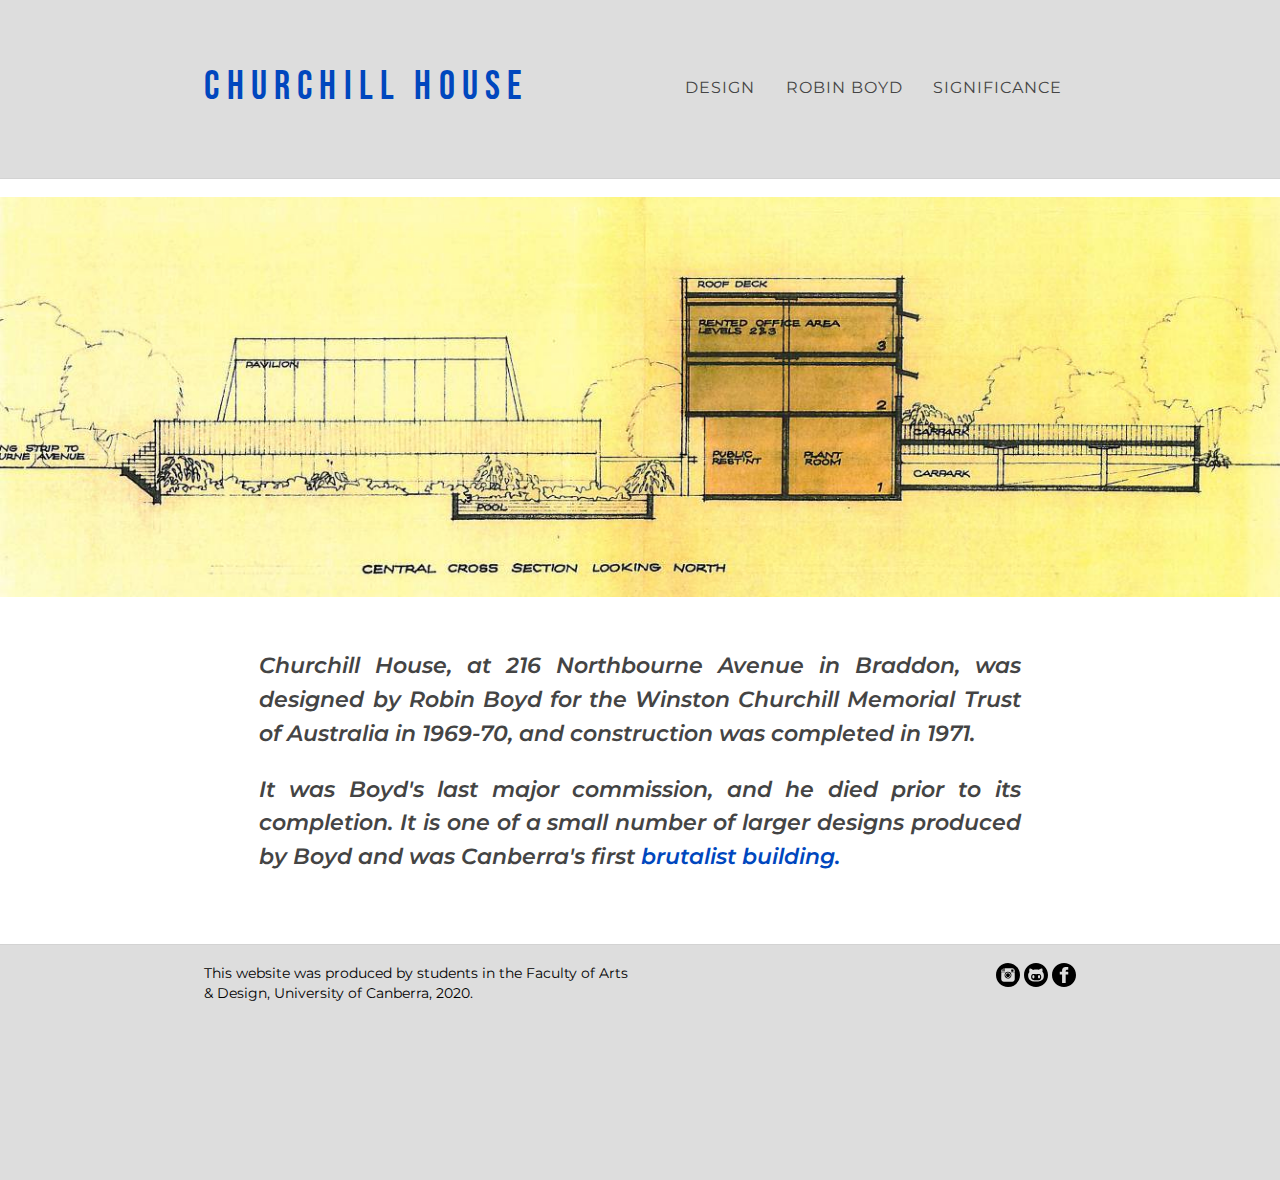
<file: index.html>
<!DOCTYPE html>
<html lang="en">

<head>
    <title>Churchill House</title>
    <meta charset="utf-8">
    <link rel="stylesheet" href="assets/css/style.css">
</head>

<body class="home">
    <header>
        <div class="wrapper">
            <h1><a href="index.html">Churchill House</a></h1>

            <nav>
                <ul>
                    <li><a href="church.html">Design</a></li>
                    <li><a href="boyd.html">Robin Boyd</a></li>
                    <li><a href="about.html">significance</a></li>
                </ul>
            </nav>
        </div>
    </header>

    <div class="hero-container">
        <div class="hero">
            <!--    HERO IMAGE IN .CSS-->
        </div>
    </div>

    <div class="wrapper">
        <main>
            <div class="text-container">
                <blockquote class="blockquote">
                    <p class="blockquote__text">
                        Churchill House, at 216 Northbourne Avenue in Braddon, was designed by Robin Boyd for the Winston Churchill Memorial Trust of Australia in 1969-70, and construction was completed in 1971. </p>
                    <p class="blockquote__text">It was Boyd's last major commission, and he died prior to its completion. It is one of a small number of larger designs produced by Boyd and was Canberra's first <a href="https://www.architectureanddesign.com.au/features/list/a-look-at-brutalist-architecture">brutalist building.</a>
                    </p>
                </blockquote>
            </div>
        </main>
    </div>

    <footer>

        <div class="wrapper">
            <div class="col">
                <p>This website was produced by students in the Faculty of Arts &amp; Design, University of Canberra, 2020.</p>
            </div>
            <div class="col">
                <div class="social">
                    <ul>
                        <li><a href="https://www.instagram.com/uc_artsdesign/?hl=en"><img src="assets/images/instagram.svg" alt="instagram icon - https://markhawkinsdesigns.com/"></a></li>
                        <li><a href="https://github.com/U3206731/U3206731_D_Licastro"><img src="assets/images/github.svg" alt="github icon - https://markhawkinsdesigns.com/"></a></li>
                        <li><a href="https://www.facebook.com/robinboydfoundation/"><img src="assets/images/facebook.svg" alt="facebook icon - https://markhawkinsdesigns.com/"></a></li>
                    </ul>
                </div>
            </div>

        </div>



    </footer>

</body>

</html>
</file>
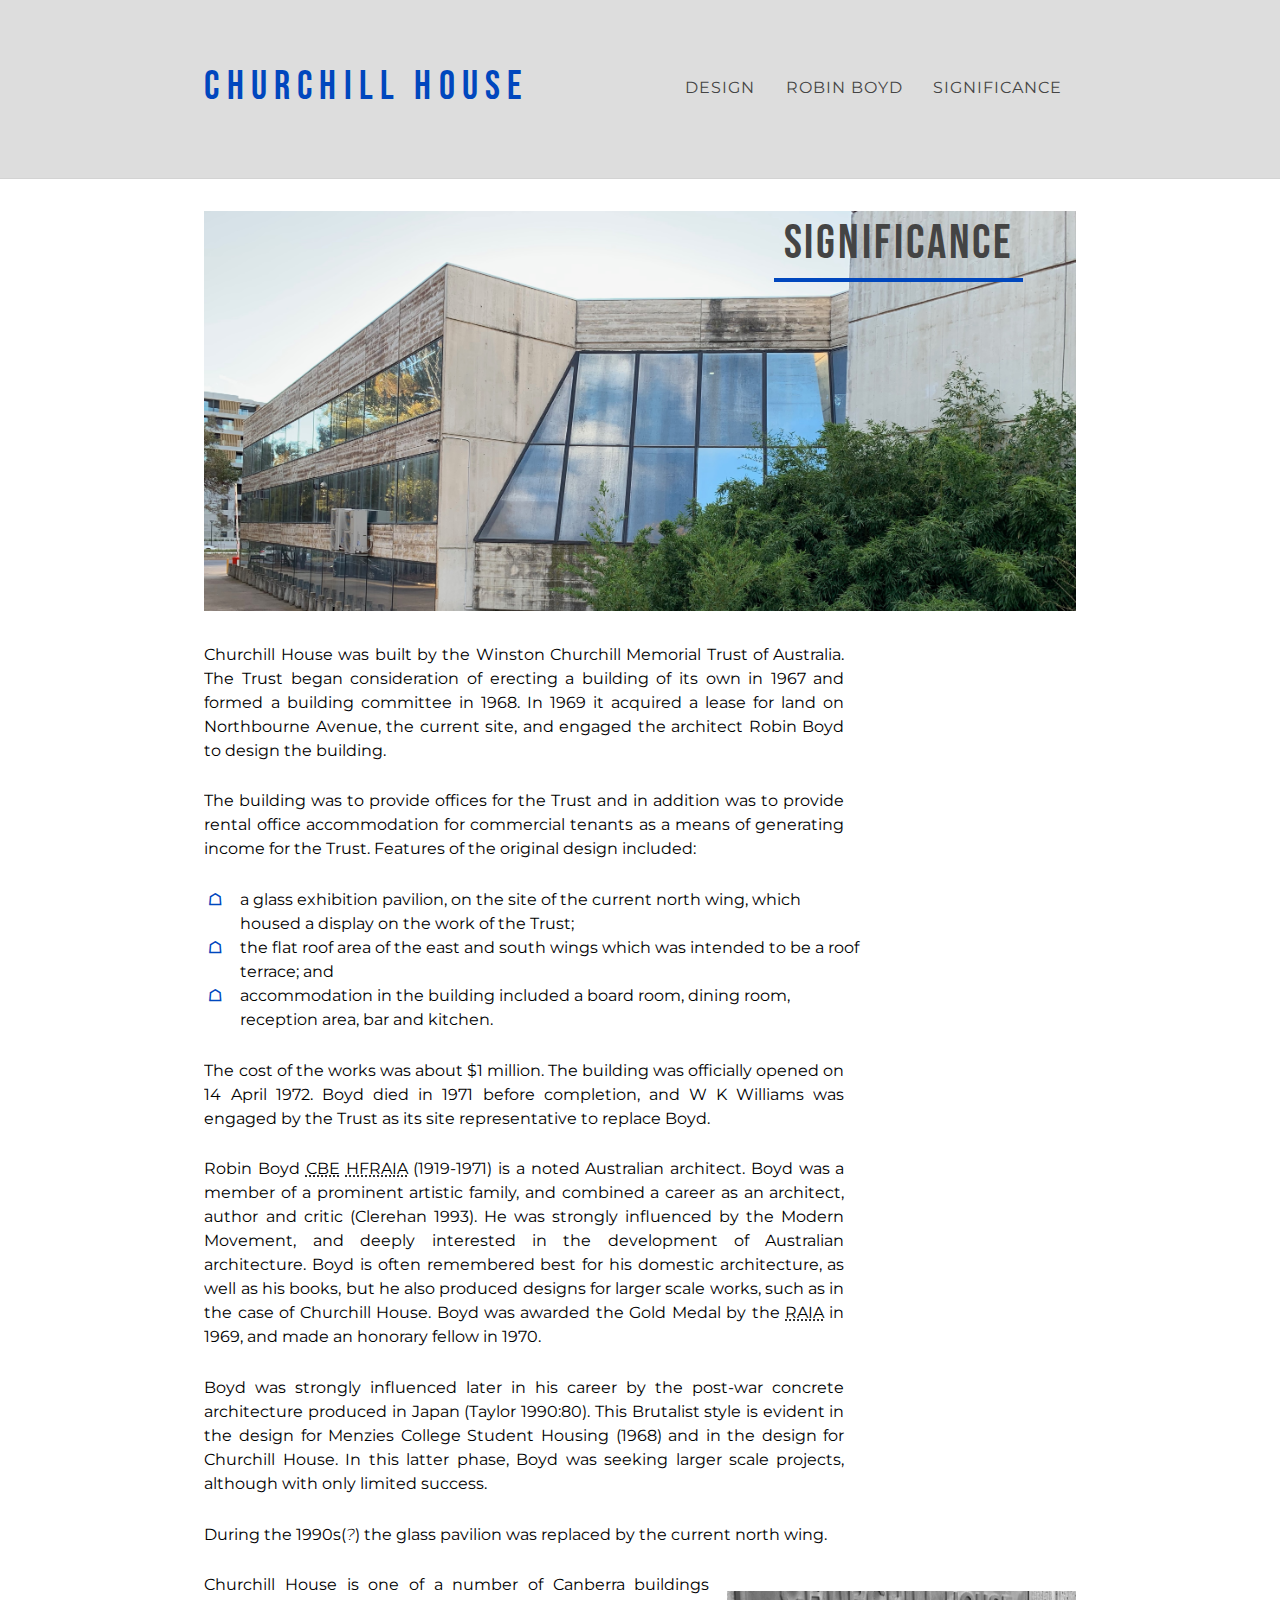
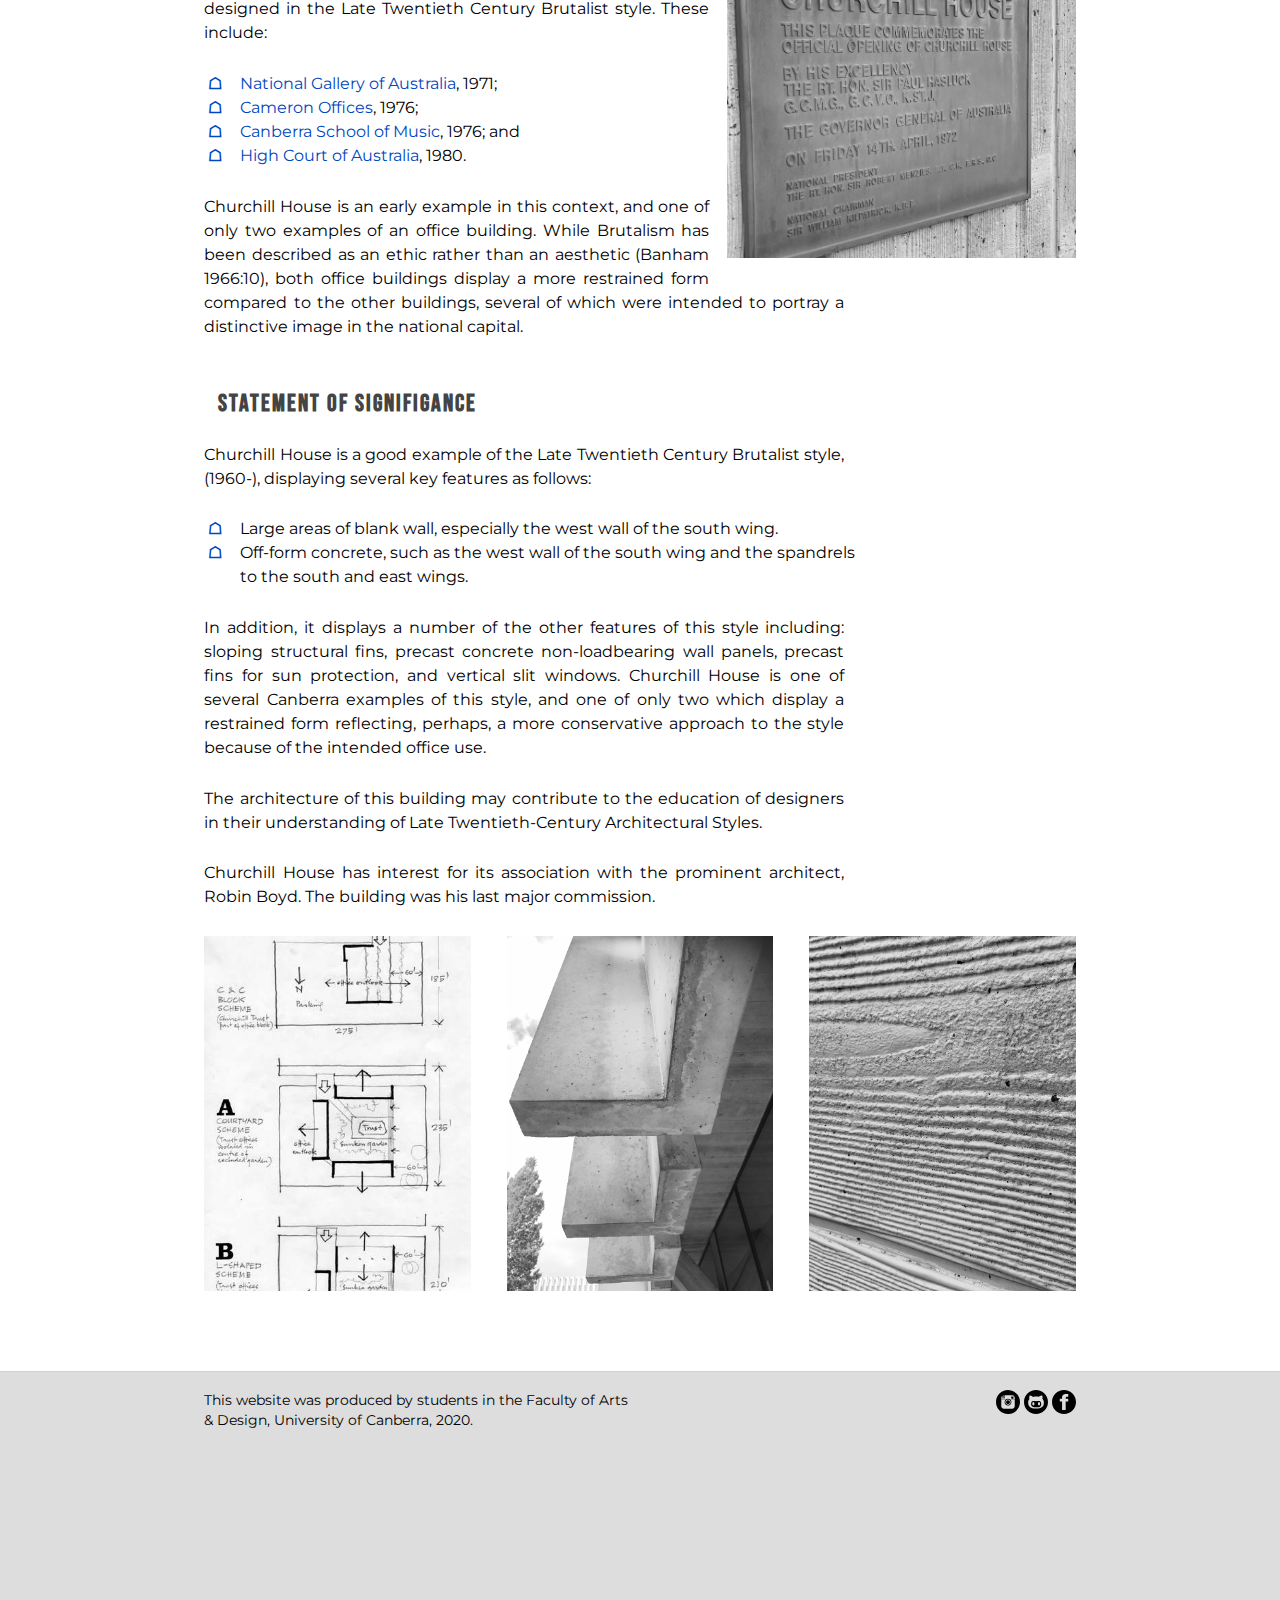
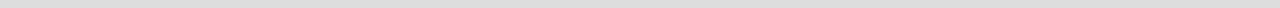
<file: about.html>
<!DOCTYPE html>
<html lang="en">

<head>
    <title>Churchill House</title>
    <meta charset="utf-8">
    <link rel="stylesheet" href="assets/css/style.css">
</head>

<body>
    <header>
        <div class="wrapper">
            <h1><a href="index.html">Churchill House</a></h1>

            <nav>
                <ul>
                    <li><a href="church.html">Design</a></li>
                    <li><a href="boyd.html">Robin Boyd</a></li>
                    <li><a href="about.html">significance</a></li>
                </ul>
            </nav>
        </div>
    </header>

    <div class="wrapper">
        <main>
            <div class="ap1 main-image" title="A photo looking at the windows and exterior walls of the southern side of the building looking toward Northbourne avenue.">
                <h2>Significance</h2>
                <!--   ap1 IMAGE IN .CSS .46-->
            </div>

            <p>Churchill House was built by the Winston Churchill Memorial Trust of Australia. The Trust began consideration of erecting a building of its own in 1967 and formed a building committee in 1968. In 1969 it acquired a lease for land on Northbourne Avenue, the current site, and engaged the architect Robin Boyd to design the building.</p>

            <p>The building was to provide offices for the Trust and in addition was to provide rental office accommodation for commercial tenants as a means of generating income for the Trust. Features of the original design included:</p>

            <ul>
                <li>a glass exhibition pavilion, on the site of the current north wing, which housed a display on the work of the Trust;</li>
                <li>the flat roof area of the east and south wings which was intended to be a roof terrace; and</li>
                <li>accommodation in the building included a board room, dining room, reception area, bar and kitchen.</li>
            </ul>

            <p>The cost of the works was about $1 million. The building was officially opened on 14 April 1972. Boyd died in 1971 before completion, and W K Williams was engaged by the Trust as its site representative to replace Boyd.</p>

            <p>Robin Boyd <abbr title="Commander of the Most Excellent Order of the British Empire">CBE</abbr> <abbr title="Honorary Fellow Royal Australian Institute of Architects">HFRAIA</abbr> (1919-1971) is a noted Australian architect. Boyd was a member of a prominent artistic family, and combined a career as an architect, author and critic (Clerehan 1993). He was strongly influenced by the Modern Movement, and deeply interested in the development of Australian architecture. Boyd is often remembered best for his domestic architecture, as well as his books, but he also produced designs for larger scale works, such as in the case of Churchill House. Boyd was awarded the Gold Medal by the <abbr title="Royal Australian Institute of Architects">RAIA</abbr> in 1969, and made an honorary fellow in 1970.</p>

            <p>Boyd was strongly influenced later in his career by the post-war concrete architecture produced in Japan (Taylor 1990:80). This Brutalist style is evident in the design for Menzies College Student Housing (1968) and in the design for Churchill House. In this latter phase, Boyd was seeking larger scale projects, although with only limited success.</p>

            <p>During the 1990s(<q>?</q>) the glass pavilion was replaced by the current north wing.</p>
            <div class="ap2 right-image grey" title="A photograph of the plaque attached to the building which commemorates the official opening of Churchill House on Friday 14th, April 1972.">
                <!--   ap2 IMAGE IN .CSS .38-->
            </div>
            <p>Churchill House is one of a number of Canberra buildings designed in the Late Twentieth Century Brutalist style. These include:</p>


            <ul>
                <li><a href="https://docomomoaustralia.com.au/dcmm/national-gallery-high-court-australia-precinct-1972-1982-act/">National Gallery of Australia</a>, 1971;</li>
                <li><a href="https://docomomoaustralia.com.au/dcmm/cameron-offices-1968-1977-canberra-act/">Cameron Offices</a>, 1976;</li>
                <li><a href="https://www.djas.com.au/projects/anu-canberra-school-of-music/">Canberra School of Music</a>, 1976; and</li>
                <li><a href="https://docomomoaustralia.com.au/dcmm/national-gallery-high-court-australia-precinct-1972-1982-act/">High Court of Australia</a>, 1980.</li>
            </ul>

            <p>Churchill House is an early example in this context, and one of only two examples of an office building. While Brutalism has been described as an ethic rather than an aesthetic (Banham 1966:10), both office buildings display a more restrained form compared to the other buildings, several of which were intended to portray a distinctive image in the national capital.</p>



            <h3>Statement of Signifigance</h3>

            <p>Churchill House is a good example of the Late Twentieth Century Brutalist style, (1960-), displaying several key features as follows:</p>


            <ul>
                <li>Large areas of blank wall, especially the west wall of the south wing.</li>
                <li>Off-form concrete, such as the west wall of the south wing and the spandrels to the south and east wings.</li>
            </ul>

            <p>In addition, it displays a number of the other features of this style including: sloping structural fins, precast concrete non-loadbearing wall panels, precast fins for sun protection, and vertical slit windows. Churchill House is one of several Canberra examples of this style, and one of only two which display a restrained form reflecting, perhaps, a more conservative approach to the style because of the intended office use.</p>

            <p>The architecture of this building may contribute to the education of designers in their understanding of Late Twentieth-Century Architectural Styles.</p>

            <p>Churchill House has interest for its association with the prominent architect, Robin Boyd. The building was his last major commission.</p>
        </main>

        <div class="ap3 image-col grey" title="Sketches in which the architect is showing outlooks for specific areas of the building.">
            <!--   ap3 IMAGE IN .CSS .3-->
        </div>
        <div class="ap4 image-col grey" title="Detailed photograph of the base of the elevated concrete facades which line the building.">
            <!--   ap4 IMAGE IN .CSS .23-->
        </div>
        <div class="ap5 image-col grey" title="Detailed photograph of the texture concrete panelling found on the exterior walls.">
            <!--   ap5 IMAGE IN .CSS .41-->

        </div>

    </div>



    <footer>

        <div class="wrapper">
            <div class="col">
                <p>This website was produced by students in the Faculty of Arts &amp; Design, University of Canberra, 2020.</p>
            </div>
            <div class="col">
                <div class="social">
                    <ul>
                        <li><a href="https://www.instagram.com/uc_artsdesign/?hl=en"><img src="assets/images/instagram.svg" alt="instagram icon - https://markhawkinsdesigns.com/"></a></li>
                        <li><a href="https://github.com/U3206731/U3206731_D_Licastro"><img src="assets/images/github.svg" alt="github icon - https://markhawkinsdesigns.com/"></a></li>
                        <li><a href="https://www.facebook.com/robinboydfoundation/"><img src="assets/images/facebook.svg" alt="facebook icon - https://markhawkinsdesigns.com/"></a></li>
                    </ul>
                </div>
            </div>

        </div>



    </footer>

</body>

</html>
</file>
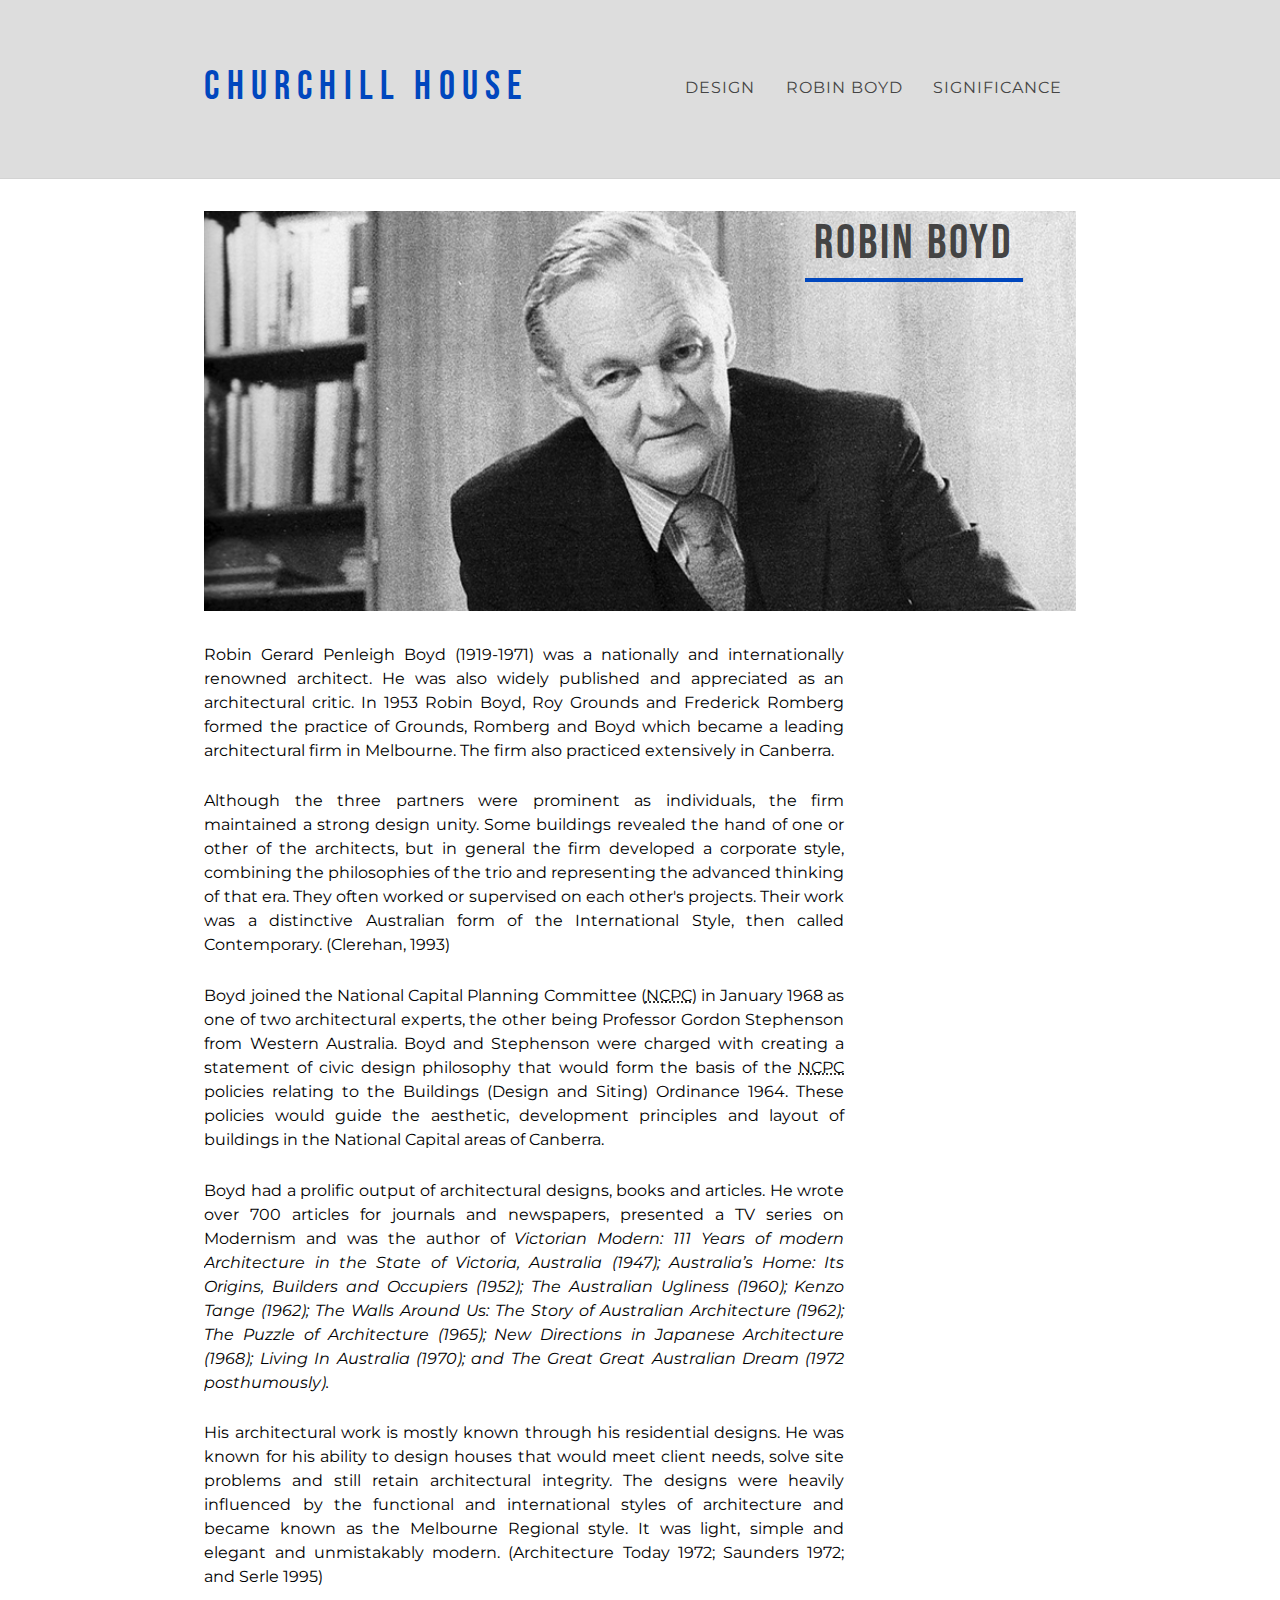
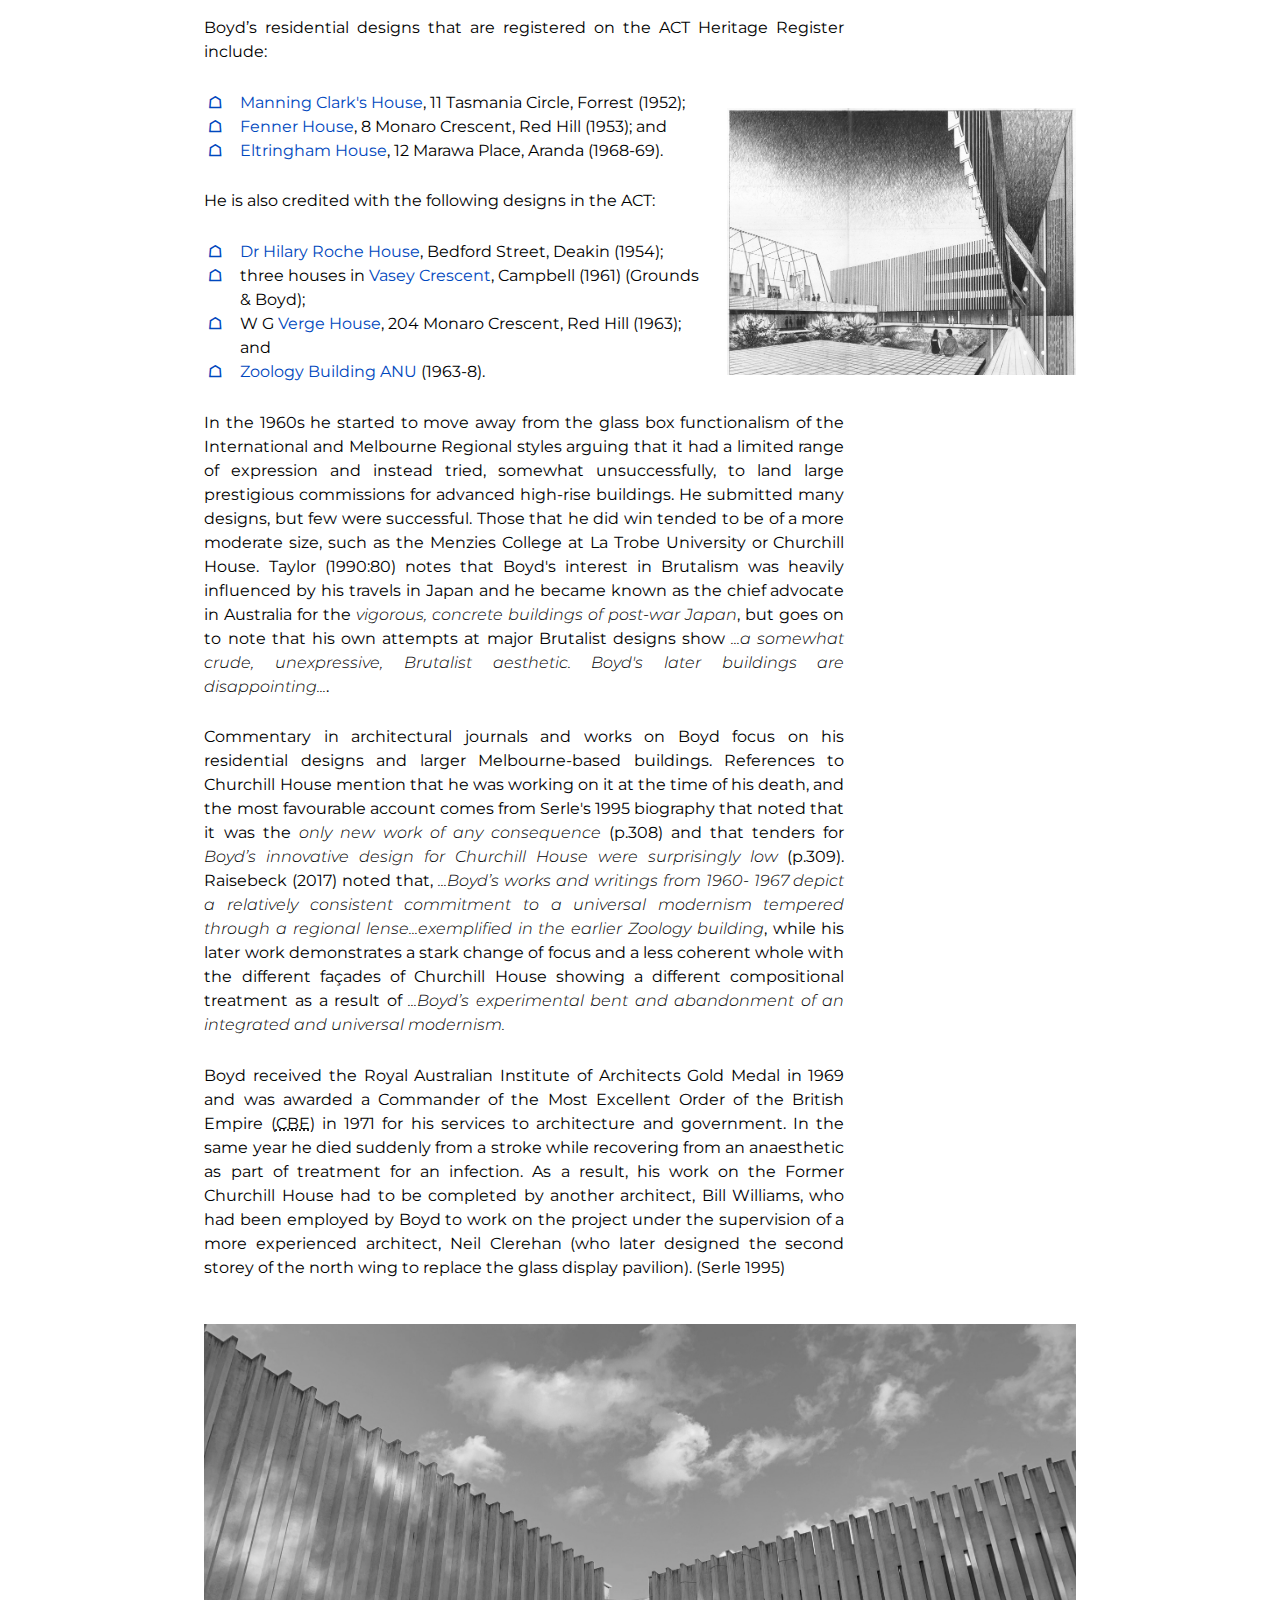
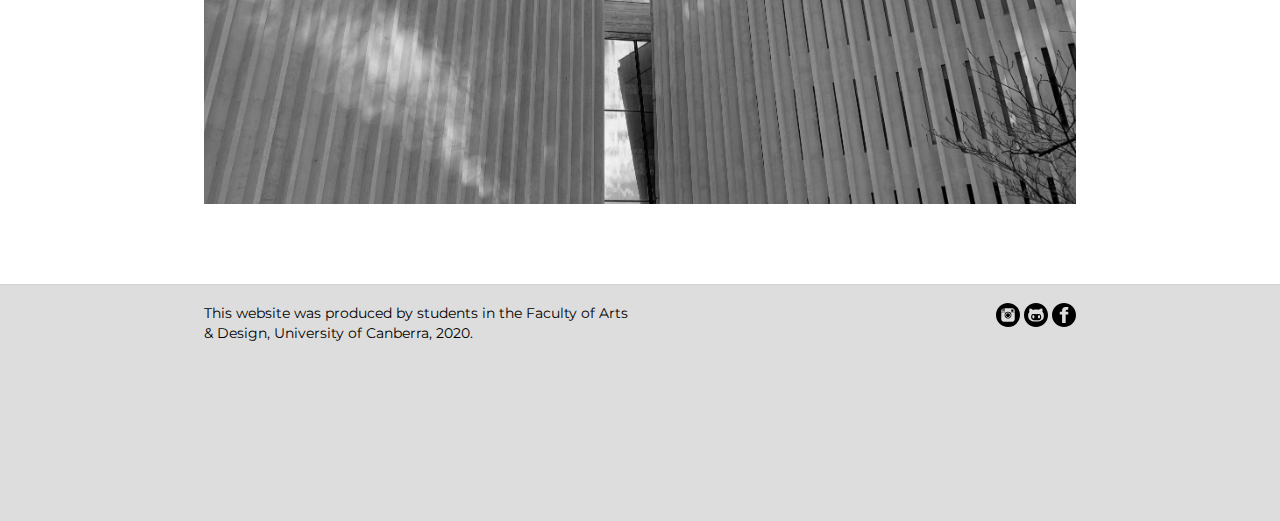
<file: boyd.html>
<!DOCTYPE html>
<html lang="en">

<head>
    <title>Churchill House</title>
    <meta charset="utf-8">
    <link rel="stylesheet" href="assets/css/style.css">
</head>

<body>
    <header>
        <div class="wrapper">
            <h1><a href="index.html">Churchill House</a></h1>

            <nav>
                <ul>
                    <li><a href="church.html">Design</a></li>
                    <li><a href="boyd.html">Robin Boyd</a></li>
                    <li><a href="about.html">significance</a></li>
                </ul>
            </nav>
        </div>
    </header>

    <div class="wrapper">
        <main>


            <div class="main-image rb1" title="A portait of Robin Boyd. Photo copyright Mark Strizic.">
                <h2> Robin Boyd</h2>
                <!--    rb1 IMAGE IN .CSS .portait-->
            </div>


            <p> Robin Gerard Penleigh Boyd (1919-1971) was a nationally and internationally renowned architect. He was also widely published and appreciated as an architectural critic. In 1953 Robin Boyd, Roy Grounds and Frederick Romberg formed the practice of Grounds, Romberg and Boyd which became a leading architectural firm in Melbourne. The firm also practiced extensively in Canberra.</p>

            <p> Although the three partners were prominent as individuals, the firm maintained a strong design unity. Some buildings revealed the hand of one or other of the architects, but in general the firm developed a corporate style, combining the philosophies of the trio and representing the advanced thinking of that era. They often worked or supervised on each other's projects. Their work was a distinctive Australian form of the International Style, then called Contemporary. (Clerehan, 1993) </p>

            <p> Boyd joined the National Capital Planning Committee (<abbr title="National Capital Planning Committee">NCPC</abbr>) in January 1968 as one of two architectural experts, the other being Professor Gordon Stephenson from Western Australia. Boyd and Stephenson were charged with creating a statement of civic design philosophy that would form the basis of the <abbr title="National Capital Planning Committee">NCPC</abbr> policies relating to the Buildings (Design and Siting) Ordinance 1964. These policies would guide the aesthetic, development principles and layout of buildings in the National Capital areas of Canberra. </p>

            <p> Boyd had a prolific output of architectural designs, books and articles. He wrote over 700 articles for journals and newspapers, presented a TV series on Modernism and was the author of <i>Victorian Modern: 111 Years of modern Architecture in the State of Victoria, Australia (1947); Australia’s Home: Its Origins, Builders and Occupiers (1952); The Australian Ugliness (1960); Kenzo Tange (1962); The Walls Around Us: The Story of Australian Architecture (1962); The Puzzle of Architecture (1965); New Directions in Japanese Architecture (1968); Living In Australia (1970); and The Great Great Australian Dream (1972 posthumously).</i> </p>

            <p> His architectural work is mostly known through his residential designs. He was known for his ability to design houses that would meet client needs, solve site problems and still retain architectural integrity. The designs were heavily influenced by the functional and international styles of architecture and became known as the Melbourne Regional style. It was light, simple and elegant and unmistakably modern. (Architecture Today 1972; Saunders 1972; and Serle 1995) </p>



            <p>Boyd’s residential designs that are registered on the ACT Heritage Register include:</p>
            <div class="rb2 right-image grey" title="Artist impression sketch of the courtyard as supplied by the architect firm.">
                <!--    rb2 IMAGE IN .CSS .5-->
            </div>

            <ul>
                <li><a href="http://www.canberrahouse.com.au/houses/11-tasmania.html">Manning Clark's House</a>, 11 Tasmania Circle, Forrest (1952);</li>
                <li><a href="http://www.canberrahouse.com.au/houses/fenner-house.html">Fenner House</a>, 8 Monaro Crescent, Red Hill (1953); and</li>
                <li><a href="http://www.canberrahouse.com.au/houses/12-marawa.html">Eltringham House</a>, 12 Marawa Place, Aranda (1968-69).</li>
            </ul>

            <p>He is also credited with the following designs in the ACT:</p>

            <ul>
                <li><a href="http://www.canberrahouse.com.au/houses/4-bedford.html">Dr Hilary Roche House</a>, Bedford Street, Deakin (1954);</li>
                <li>three houses in <a href="http://www.canberrahouse.com.au/houses/vasey-crescent.html">Vasey Crescent</a>, Campbell (1961) (Grounds &amp; Boyd);</li>
                <li>W G <a href="http://www.canberrahouse.com.au/houses/204-monaro.html">Verge House</a>, 204 Monaro Crescent, Red Hill (1963); and</li>
                <li><a href="http://digital.slv.vic.gov.au/view/action/nmets.do?DOCCHOICE=2688890.xml&dvs=1592959149562~743&locale=en_GB&search_terms=&adjacency=&VIEWER_URL=/view/action/nmets.do?&DELIVERY_RULE_ID=4&divType=&usePid1=true&usePid2=true">Zoology Building ANU</a> (1963-8).</li>
            </ul>

            <p> In the 1960s he started to move away from the glass box functionalism of the International and Melbourne Regional styles arguing that it had a limited range of expression and instead tried, somewhat unsuccessfully, to land large prestigious commissions for advanced high-rise buildings. He submitted many designs, but few were successful. Those that he did win tended to be of a more moderate size, such as the Menzies College at La Trobe University or Churchill House. Taylor (1990:80) notes that Boyd's interest in Brutalism was heavily influenced by his travels in Japan and he became known as the chief advocate in Australia for the <q>vigorous, concrete buildings of post-war Japan</q>, but goes on to note that his own attempts at major Brutalist designs show <q>...a somewhat crude, unexpressive, Brutalist aesthetic. Boyd's later buildings are disappointing...</q>.</p>

            <p>Commentary in architectural journals and works on Boyd focus on his residential designs and larger Melbourne-based buildings. References to Churchill House mention that he was working on it at the time of his death, and the most favourable account comes from Serle's 1995 biography that noted that it was the <q>only new work of any consequence</q> (p.308) and that tenders for <q>Boyd’s innovative design for Churchill House were surprisingly low</q> (p.309). Raisebeck (2017) noted that, <q>...Boyd’s works and writings from 1960- 1967 depict a relatively consistent commitment to a universal modernism tempered through a regional lense...exemplified in the earlier Zoology building</q>, while his later work demonstrates a stark change of focus and a less coherent whole with the different façades of Churchill House showing a different compositional treatment as a result of <q>...Boyd’s experimental bent and abandonment of an integrated and universal modernism.</q></p>

            <p>Boyd received the Royal Australian Institute of Architects Gold Medal in 1969 and was awarded a Commander of the Most Excellent Order of the British Empire (<abbr title="Commander of the Most Excellent Order of the British Empire">CBE</abbr>) in 1971 for his services to architecture and government. In the same year he died suddenly from a stroke while recovering from an anaesthetic as part of treatment for an infection. As a result, his work on the Former Churchill House had to be completed by another architect, Bill Williams, who had been employed by Boyd to work on the project under the supervision of a more experienced architect, Neil Clerehan (who later designed the second storey of the north wing to replace the glass display pavilion). (Serle 1995)</p>
        </main>
        <div class="rb3 bottom-image grey" title="A veiw looking towards the top of the concrete facades, focusing in to where the two building wings meet.">
            <!--   rb3 IMAGE IN .CSS .36-->
        </div>
    </div>



    <footer>

        <div class="wrapper">
            <div class="col">
                <p>This website was produced by students in the Faculty of Arts &amp; Design, University of Canberra, 2020.</p>
            </div>
            <div class="col">
                <div class="social">
                    <ul>
                        <li><a href="https://www.instagram.com/uc_artsdesign/?hl=en"><img src="assets/images/instagram.svg" alt="instagram icon - https://markhawkinsdesigns.com/"></a></li>
                        <li><a href="https://github.com/U3206731/U3206731_D_Licastro"><img src="assets/images/github.svg" alt="github icon - https://markhawkinsdesigns.com/"></a></li>
                        <li><a href="https://www.facebook.com/robinboydfoundation/"><img src="assets/images/facebook.svg" alt="facebook icon - https://markhawkinsdesigns.com/"></a></li>
                    </ul>
                </div>
            </div>

        </div>



    </footer>

</body>

</html>
</file>
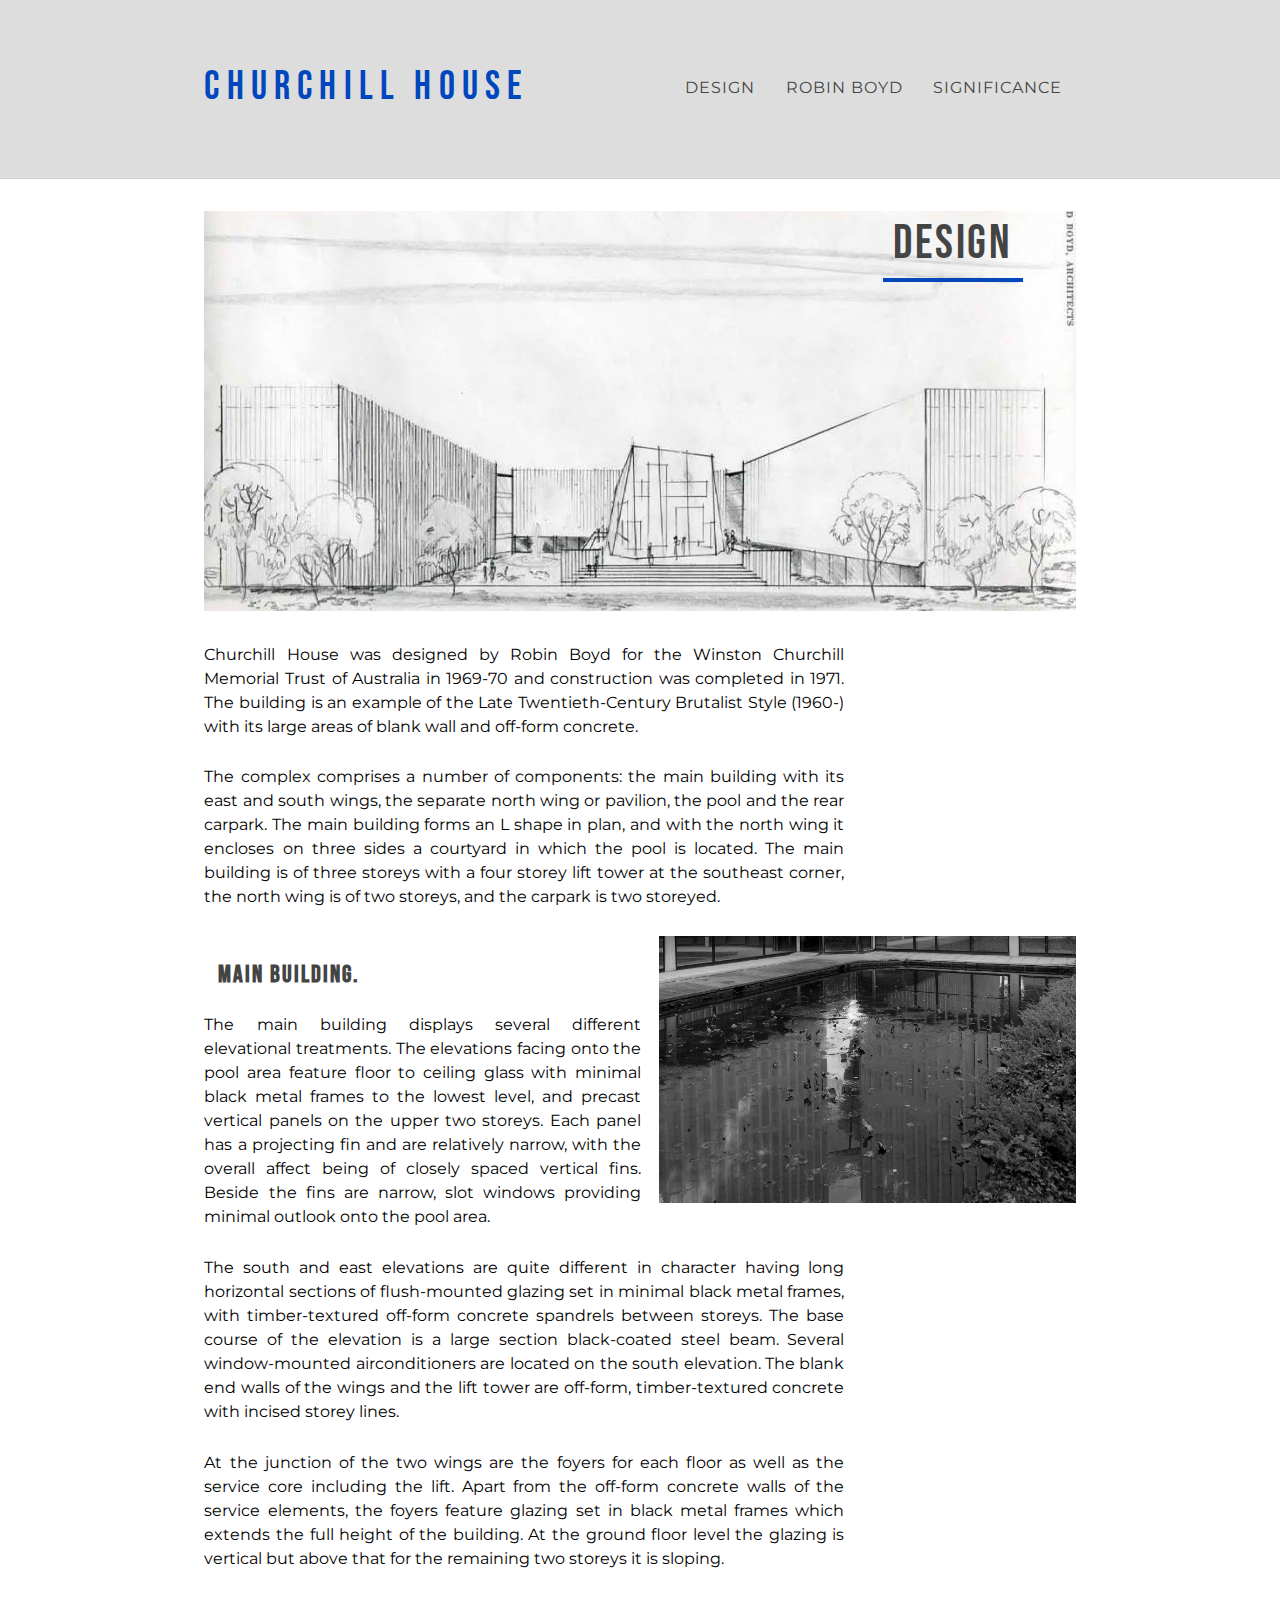
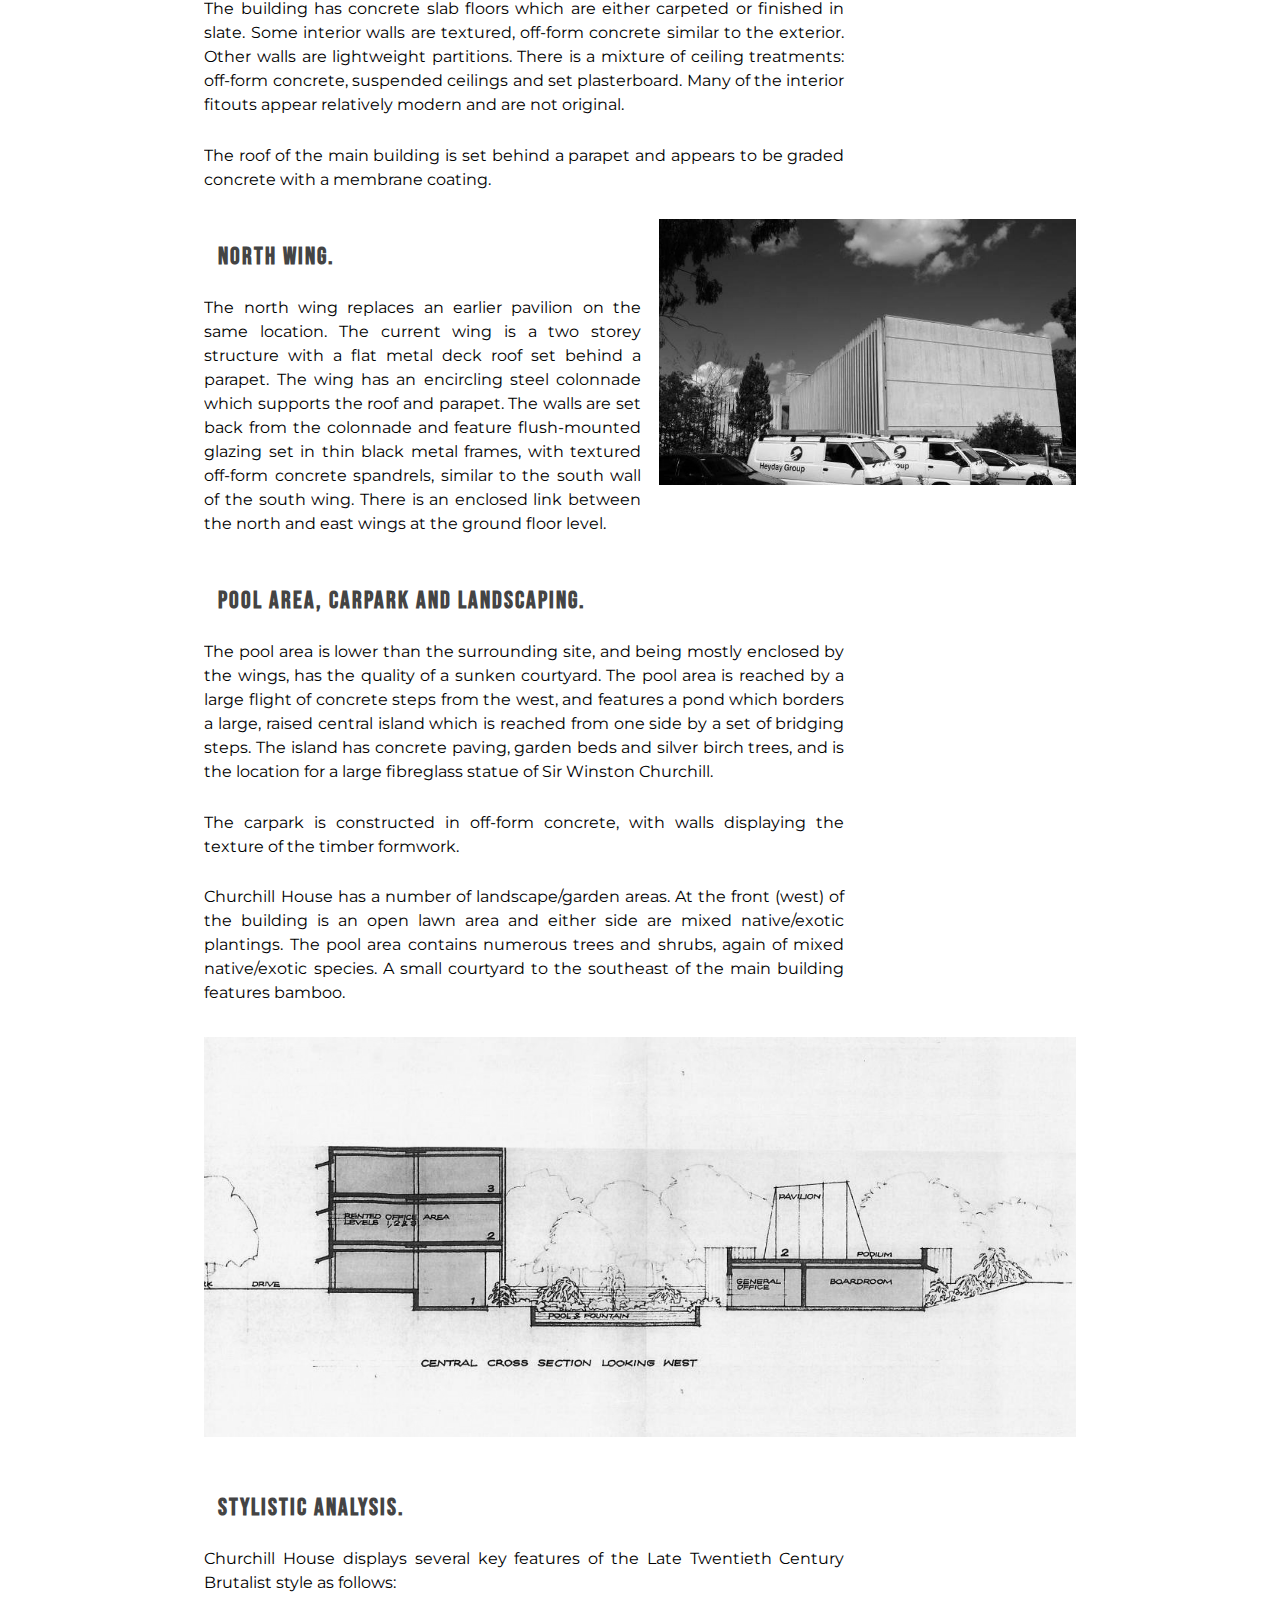
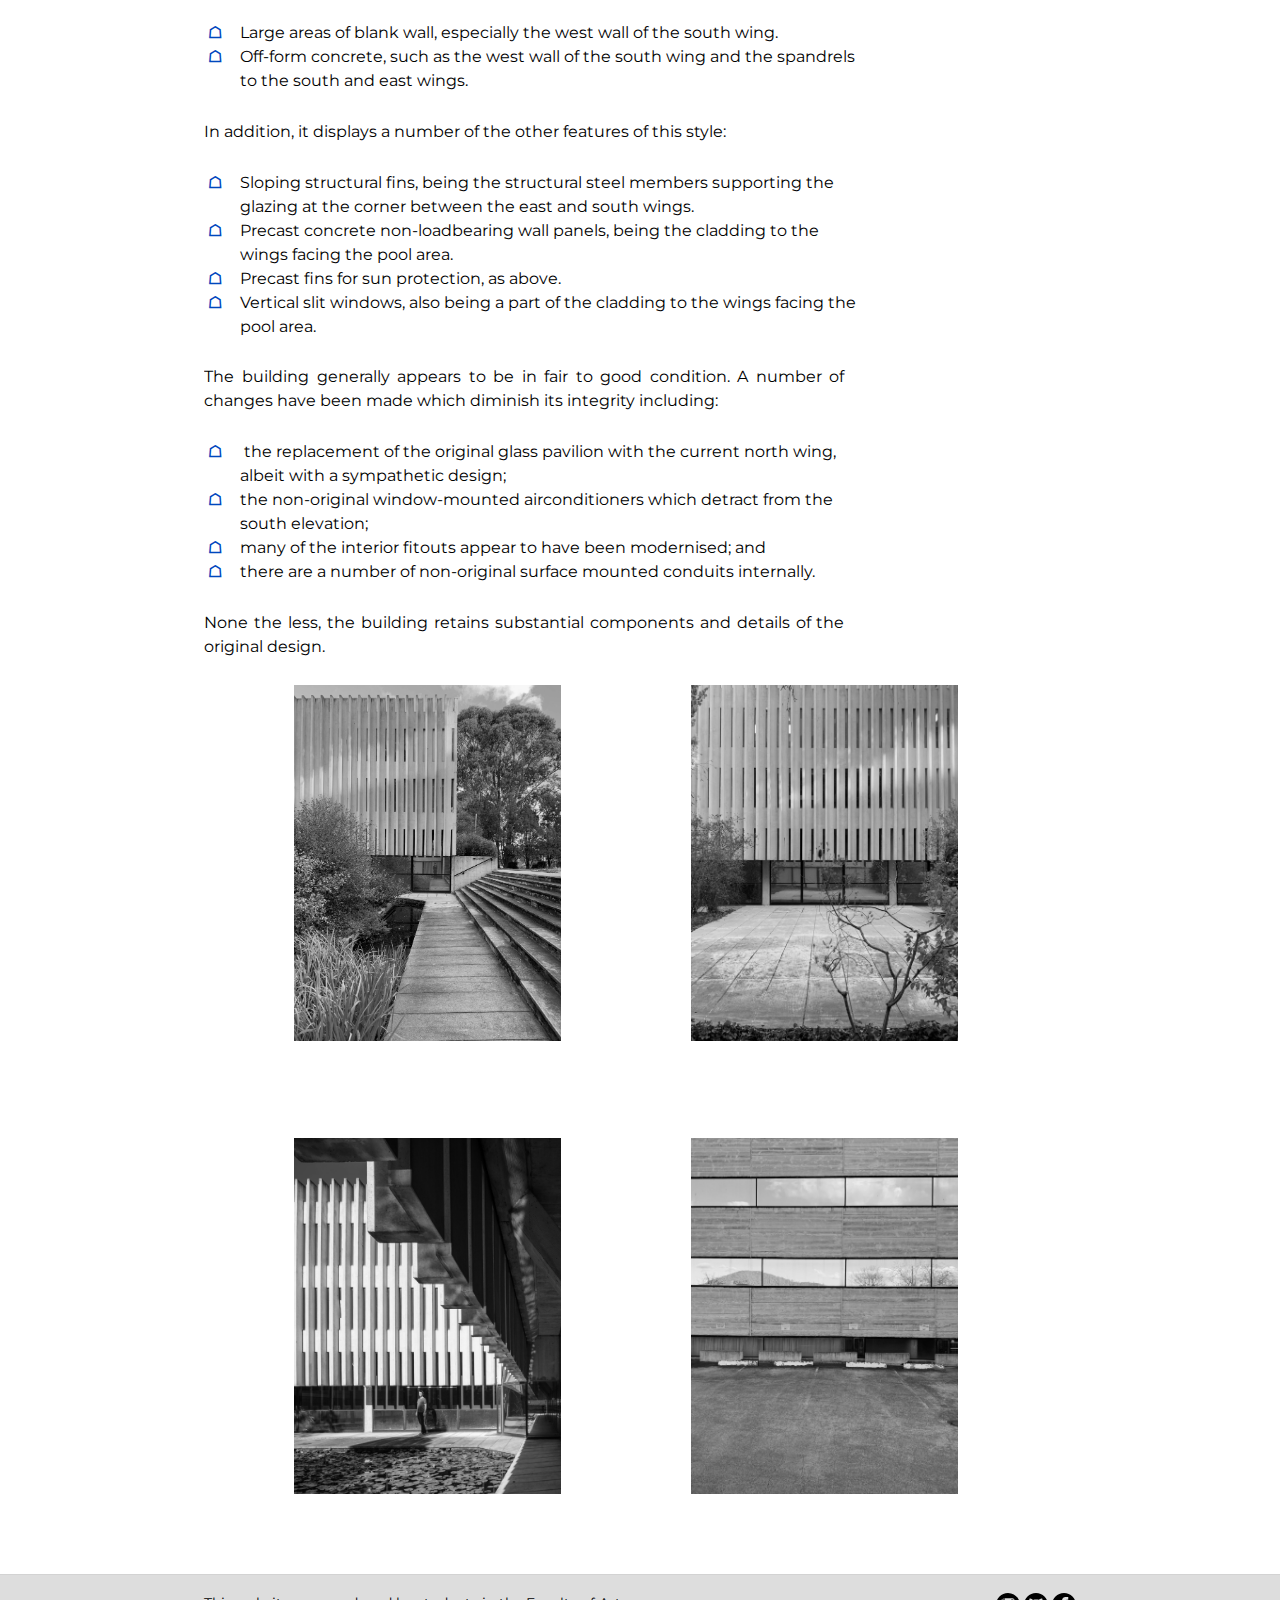
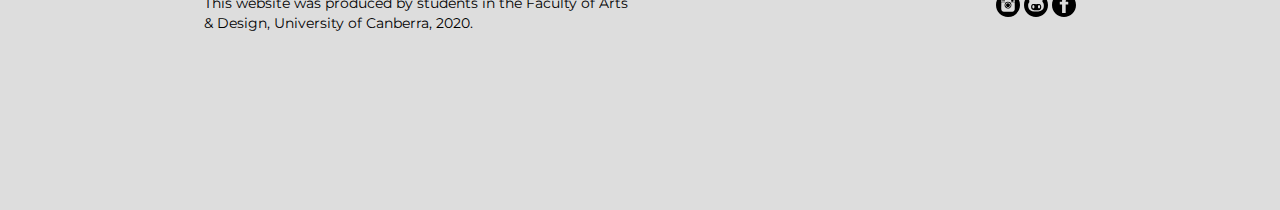
<file: church.html>
<!DOCTYPE html>
<html lang="en">

<head>
    <title>Churchill House</title>
    <meta charset="utf-8">
    <link rel="stylesheet" href="assets/css/style.css">
    <meta name="viewport" content="width=device-width, initial-scale=1.0" />


</head>

<body>
    <header>
        <div class="wrapper">
            <h1><a href="index.html">Churchill House</a></h1>

            <nav>
                <ul>
                    <li><a href="church.html">Design</a></li>
                    <li><a href="boyd.html">Robin Boyd</a></li>
                    <li><a href="about.html">significance</a></li>
                </ul>
            </nav>
        </div>
    </header>

    <div class="wrapper">
        <main>


            <div class="main-image ch1" title="Original sketch of Churchill House looking directly at the building from a front perspective.">
                <h2> Design</h2>
                <!--    ch1 IMAGE IN .CSS .4-->
            </div>


            <p> Churchill House was designed by Robin Boyd for the Winston Churchill Memorial Trust of Australia in 1969-70 and construction was completed in 1971. The building is an example of the Late Twentieth-Century Brutalist Style (1960-) with its large areas of blank wall and off-form concrete.</p>

            <p>The complex comprises a number of components: the main building with its east and south wings, the separate north wing or pavilion, the pool and the rear carpark. The main building forms an L shape in plan, and with the north wing it encloses on three sides a courtyard in which the pool is located. The main building is of three storeys with a four storey lift tower at the southeast corner, the north wing is of two storeys, and the carpark is two storeyed.</p>

            <div class="ch2 float-right grey" title="Photograph displaying the outdoor pool area and precast concrete facade.">
                <!--    ch2 IMAGE IN .CSS .35-->
            </div>


            <h3>Main Building.</h3>

            <p>The main building displays several different elevational treatments. The elevations facing onto the pool area feature floor to ceiling glass with minimal black metal frames to the lowest level, and precast vertical panels on the upper two storeys. Each panel has a projecting fin and are relatively narrow, with the overall affect being of closely spaced vertical fins. Beside the fins are narrow, slot windows providing minimal outlook onto the pool area.</p>

            <p>The south and east elevations are quite different in character having long horizontal sections of flush-mounted glazing set in minimal black metal frames, with timber-textured off-form concrete spandrels between storeys. The base course of the elevation is a large section black-coated steel beam. Several window-mounted airconditioners are located on the south elevation. The blank end walls of the wings and the lift tower are off-form, timber-textured concrete with incised storey lines.</p>

            <p>At the junction of the two wings are the foyers for each floor as well as the service core including the lift. Apart from the off-form concrete walls of the service elements, the foyers feature glazing set in black metal frames which extends the full height of the building. At the ground floor level the glazing is vertical but above that for the remaining two storeys it is sloping.</p>

            <p>The building has concrete slab floors which are either carpeted or finished in slate. Some interior walls are textured, off-form concrete similar to the exterior. Other walls are lightweight partitions. There is a mixture of ceiling treatments: off-form concrete, suspended ceilings and set plasterboard. Many of the interior fitouts appear relatively modern and are not original.</p>

            <p>The roof of the main building is set behind a parapet and appears to be graded concrete with a membrane coating.</p>
            <div class="ch3 float-right grey" title="Photograph showing cars parked with Churchill House in the background.">
                <!--    ch3 IMAGE IN .CSS .15-->
            </div>

            <h3>North Wing.</h3>


            <p>The north wing replaces an earlier pavilion on the same location. The current wing is a two storey structure with a flat metal deck roof set behind a parapet. The wing has an encircling steel colonnade which supports the roof and parapet. The walls are set back from the colonnade and feature flush-mounted glazing set in thin black metal frames, with textured off-form concrete spandrels, similar to the south wall of the south wing. There is an enclosed link between the north and east wings at the ground floor level.</p>



            <h3>Pool Area, Carpark and Landscaping.</h3>

            <p>The pool area is lower than the surrounding site, and being mostly enclosed by the wings, has the quality of a sunken courtyard. The pool area is reached by a large flight of concrete steps from the west, and features a pond which borders a large, raised central island which is reached from one side by a set of bridging steps. The island has concrete paving, garden beds and silver birch trees, and is the location for a large fibreglass statue of Sir Winston Churchill.</p>

            <p>The carpark is constructed in off-form concrete, with walls displaying the texture of the timber formwork.</p>

            <p>Churchill House has a number of landscape/garden areas. At the front (west) of the building is an open lawn area and either side are mixed native/exotic plantings. The pool area contains numerous trees and shrubs, again of mixed native/exotic species. A small courtyard to the southeast of the main building features bamboo.</p>

            <div class="ch4 main-image grey" title=" Technical drawing showing a cross section of the plans which is titled Central Cross Section Looking West.">
                <!--    ch4 IMAGE IN .CSS crosswest-->
                <!--                FULL WIDTH BROWSER IMAGE-->
            </div>

            <h3>Stylistic Analysis.</h3>


            <p>Churchill House displays several key features of the Late Twentieth Century Brutalist style as follows:</p>

            <ul>
                <li>Large areas of blank wall, especially the west wall of the south wing.</li>
                <li>Off-form concrete, such as the west wall of the south wing and the spandrels to the south and east wings.</li>
            </ul>

            <p>In addition, it displays a number of the other features of this style:</p>

            <ul>
                <li>Sloping structural fins, being the structural steel members supporting the glazing at the corner between the east and south wings.</li>
                <li>Precast concrete non-loadbearing wall panels, being the cladding to the wings facing the pool area.</li>
                <li>Precast fins for sun protection, as above.</li>
                <li>Vertical slit windows, also being a part of the cladding to the wings facing the pool area.
                </li>
            </ul>

            <p>The building generally appears to be in fair to good condition. A number of changes have been made which diminish its integrity including: </p>

            <ul>
                <li> the replacement of the original glass pavilion with the current north wing, albeit with a sympathetic design;</li>
                <li>the non-original window-mounted airconditioners which detract from the south elevation;</li>
                <li>many of the interior fitouts appear to have been modernised; and</li>
                <li>there are a number of non-original surface mounted conduits internally.</li>
            </ul>


            <p>None the less, the building retains substantial components and details of the original design.
            </p>
        </main>
        <!--
        <section class="grid-top grey">
            <figure>
                <img src="assets/images/churchill-house-33.jpg" alt="Outdoor">
                <figcaption> Outdoor Area
                </figcaption>
            </figure>
            <figure>
                <img src="assets/images/extra1-churchill-house-by-robin%20boyd-photo-copyright-darren-bradley.jpg" alt="Outdoor">
                <figcaption> Outdoor Area
                </figcaption>
            </figure>
        </section>
        <section class="grid-top grey">
            <figure>
                <img src="assets/images/churchill-house-47.jpg" alt="Outdoor">
                <figcaption> Outdoor Area
                </figcaption>
            </figure>
            <figure>
                <img src="assets/images/churchill-house-34.jpg" alt="Outdoor">
                <figcaption> Outdoor Area
                </figcaption>
            </figure>
        </section>
-->
        <div class="upper">
            <div class="ch5 image-stack grey" title="View of the courtyard taking in the concrete paving and concrete stairs.">
                <!--   ap3 IMAGE IN .CSS .3-->
            </div>
            <div class="ch6 image-stack grey" title="View of one of the many entrances into the building.">
                <!--   ap4 IMAGE IN .CSS .23-->
            </div>
        </div>

        <div class="lower">
            <div class="ch7 image-stack grey" title="Detailed view from the underside of the concrete facade, looking out over the pool area. Photo copyright Darren Bradley.">
                <!--   ch7 IMAGE IN .CSS .extra1-->
            </div>
            <div class="ch8 image-stack grey" title="An empty concrete carpark shows depicts the reality of Brutalist Architecture.">
                <!--   ch8 IMAGE IN .CSS .47-->
            </div>
        </div>


    </div>

    <footer>

        <div class="wrapper">
            <div class="col">
                <p>This website was produced by students in the Faculty of Arts &amp; Design, University of Canberra, 2020.</p>
            </div>
            <div class="col">
                <div class="social">
                    <ul>
                        <li><a href="https://www.instagram.com/uc_artsdesign/?hl=en"><img src="assets/images/instagram.svg" alt="instagram icon - https://markhawkinsdesigns.com/"></a></li>
                        <li><a href="https://github.com/U3206731/U3206731_D_Licastro"><img src="assets/images/github.svg" alt="github icon - https://markhawkinsdesigns.com/"></a></li>
                        <li><a href="https://www.facebook.com/robinboydfoundation/"><img src="assets/images/facebook.svg" alt="facebook icon - https://markhawkinsdesigns.com/"></a></li>
                    </ul>
                </div>
            </div>

        </div>



    </footer>

</body>

</html>
</file>
<file: assets/css/style.css>
@import url(reset.css);

@import url('https://fonts.googleapis.com/css2?family=Bebas+Neue&family=DM+Serif+Display:ital@0;1&family=Montserrat:ital,wght@0,400;0,500;0,600;0,700;1,300;1,400;1,500;1,600;1,700&family=Oswald:wght@200;300;400;500;600;700&display=swap');

/*
font-family: 'Montserrat', sans-serif;
font-family: 'Oswald', sans-serif;
font-family: 'Bebas Neue', cursive;
font-family: 'DM Serif Display', serif;
200 extra l
300 light
400 reg
500 med
600 semi bold
700 bold
*/

body {
    font-size: 16px;
    font-family: 'Montserrat', sans-serif;
    background-color: #ffffff;
}

/*TYPOGRAPHY*/
h1,
h2,
h3,
h4,
h5,
h6 {
    font-family: 'Bebas Neue', cursive;
    color: #444444
}

h1 {
    display: inline-block;
    padding-bottom: 1.11111em;
    padding-top: 1.11111em;
    text-transform: uppercase;
    letter-spacing: 0.18em;
    font-size: 2.5rem;
}

h2 {
    font-size: 3rem;
    font-weight: 400;
    padding: 0.2em;
    letter-spacing: 0.06em;
    border-bottom: 0.1em solid #0047be;
    margin-bottom: 1.11111em;
    margin-right: 1.1em;
}

h3 {
    /*    font-style: italic;*/
    font-size: 1.5rem;
    letter-spacing: 0.0833333em;
    padding: 1.11111em 0 0.555556em 0.555556em;
    font-weight: 600;
    /*    border-bottom: 0.1666667em solid #0047be;*/
    margin-right: 0.555556em;
    margin-bottom: 0.555556em;

}

p {
    line-height: 1.4em;
    text-align: left;
    margin-bottom: 1.666667em;
}

/*ANCHOR STYLES*/
a {
    color: #0047be;
    text-decoration: none;
}

a:hover {
    text-decoration: underline;
}

a:visited {
    color: #444;
}

a:active {}

/*MAIN CONTAINTERS*/

.wrapper {
    width: 54.4444em;
    margin: 0 auto;
}

header {
    background: #ddd;
    padding: 1.38889em;
    height: 8.33333em;
    border-bottom: 0.0555556em solid #d3d3d3;

}

nav {
    float: right;
    margin-top: 58px;
}

nav ul {}

nav ul li {
    display: inline;
    margin-right: 0em;
}

nav ul li a {
    color: #444;
    text-decoration: none;
    padding: 0.555556em 0.833333em;
    text-transform: uppercase;
    letter-spacing: 1px;
}

nav ul li a:hover,
nav ul li a.currentpage {
    background-color: #0047be;
    text-decoration: none;
    color: #fff
}

main {
    background: #fff;
    overflow: auto;
}

main p,
main ul,
main h3 {
    max-width: 40em;

}

main p {
    text-align: justify;
    line-height: 1.5em;
}

main ul {
    /*    list-style: square;*/
    margin-bottom: 1.666667em;
    margin-left: 1.11111em;
    line-height: 1.3em;

}

main ul li {
    margin-left: 1.11111em;
    line-height: 1.5em;
    list-style-position: outside;

}

main ul li::before {
    content: "\2616";
    color: #0047be;
    font-weight: bold;
    display: inline-block;
    width: 2em;
    margin-left: -2em;

}

i {
    font-style: italic
}

.hero-container {
    margin-bottom: 1.11111em;
    margin-top: 1.11111em;

}

.hero {
    min-height: 25em;
    background-image: url(../images/crossnorth.jpg);
    background-repeat: no-repeat;
    background-size: cover;
    background-position: center;
    background-color: #ddd;
}

.main-image {
    background-repeat: no-repeat;
    background-size: cover;
    background-position: center;
    background-color: #ddd;
    margin: 2em 0 2em 0;
    min-height: 25em;
}

.main-image h2 {
    float: right;
}

.right-image {
    width: 40%;
    float: right;
    margin: 1.11111em 0 1.11111em 1.11111em;
    height: 16.66667em;
    background-position: top;
    background-size: cover;

}

.float-right {
    float: right;
    height: 16.66667em;
    width: 16.66667em;
    margin: 0 0 1.11111em 1.11111em;
    background-position: bottom;
    background-size: cover;
    padding-right: 9.375em;

}

.bottom-image {
    background-repeat: no-repeat;
    background-size: cover;
    background-position: center;
    background-color: #ddd;
    margin: 1.11111em 0 5em 0;
    min-height: 30em;

}

.grid-top {
    background: white;
    color: #444444;
    /*    padding-right: 20px;*/
    display: flex;
    flex-direction: row
}

.grid-top figure {
    margin: auto;
    text-align: center;
    width: 80%;
    padding: 20px;
}

.grid-top figure img {
    width: 100%;
    box-shadow: #d3d3d3 0 0 10px;

}


.grey {
    filter: grayscale(100%);
}

.grey:hover {
    filter: grayscale(0%);
}

/*CHURCHILL HOUSE CONTENT PAGE IMAGES*/

.ch1 {
    background-position: center;
    background-image: url(../images/churchill-house-4.jpg);
}

.ch2 {
    background-image: url(../images/churchill-house-35.jpg);
    background-repeat: no-repeat;
    /*
    background-size: cover;
    background-position: center;
    background-color: #ddd;
    margin: 1.11111em 0 1.11111em 0;
*/
}

.ch3 {
    background-image: url(../images/churchill-house-15.jpg);
    background-repeat: no-repeat;
    background-position: center;
}

.ch4 {
    background-image: url(../images/crosswest.jpg);
    background-repeat: no-repeat;
}

.ch5 {
    background-image: url(../images/churchill-house-33.jpg);
    background-repeat: no-repeat;
}

.ch6 {
    background-image: url(../images/churchill-house-34.jpg);
    background-repeat: no-repeat;
}

.ch7 {
    background-image: url(../images/extra1-churchill-house-by-robin%20boyd-photo-copyright-darren-bradley.jpg);
    background-repeat: no-repeat;
}

.ch8 {
    background-image: url(../images/churchill-house-47.jpg);
    background-repeat: no-repeat;
}

/*ROBIN BOYD PAGE IMAGES */

.rb1 {
    background-position: top;
    background-image: url(../images/boydportrait.jpg);
}

.rb2 {
    background-image: url(../images/churchill-house-5.png);
    background-repeat: no-repeat;

}

.rb3 {
    background-image: url(../images/churchill-house-36.jpg);
    background-repeat: no-repeat;
}

/*ABOUT PAGE IMAGES */

.ap1 {
    background-position: top;
    background-image: url(../images/churchill-house-46.jpg);
    background-repeat: no-repeat;

}


.ap2 {
    background-image: url(../images/churchill-house-38.jpg);
    background-repeat: no-repeat;
    background-position: center;
}

.image-col {
    width: 16.66667em;
    height: 22.2222em;
    float: left;
    background-size: cover;
    background-position: center;
    margin-bottom: 5em;
}

.image-stack {
    width: 16.66667em;
    height: 22.2222em;
    float: left;
    margin-left: 90px;
    margin-right: 40px;
    background-size: cover;
    background-position: center;
    margin-bottom: 5em;
}

.upper {
    align-content: center;
}

.lower {
    margin-top: 1.1em;
    /*    align?*/
}

.ap3 {
    background-image: url(../images/churchill-house-3.jpg);
    background-repeat: no-repeat;
}

.ap4 {
    background-image: url(../images/churchill-house-23.jpg);
    background-repeat: no-repeat;
    margin: 0 2.22222em;
}

.ap5 {
    background-image: url(../images/churchill-house-41.jpg);
    background-repeat: no-repeat;
}

.blockquote {
    max-width: 900px;
    margin: 10px 30px;
    padding: 25px;
    /*
    background: #f8fffe;
    border: 1px solid red;
*/
    color: #444444;
    box-sizing: border-box;
}

.blockquote__text {
    font-size: 1.4em;
    font-weight: 600;
    font-style: italic;
    line-height: 1.5;
    margin: 0;

}


/*
blockquote::before {
    content: "\2774";
    font-size: 100px;
    color: #889c0b;
    position: relative;
    top: -0.2em;
    left: -0.5em;

}

blockquote::after {
    content: "\2775";
    font-size: 100px;
    color: #889c0b;
    position: relative;
    bottom: -0.6em;
    right: 0;
}
*/

.blockquote__text:not(:last-child) {
    margin-bottom: 1em;
}

q {
    font-style: italic;
    font-weight: 300;
}

img {
    max-width: 100%;
}

.social {}

.social ul {
    text-align: right;
    /*    margin-right: 60px;*/
}

.social ul li {
    display: inline;
}


.social img {
    height: 24px;
    width: 24px;
}

footer {
    margin-top: 2.22222em;
    clear: both;
    padding: 1.11111em;
    background: #ddd;
    border-top: 0.0555556em solid #d3d3d3;
    /*    width: 100%;*/
    min-height: 200px;
}

footer p {

    font-size: .9em;
}

.col {
    width: 50%;
    float: left;
}

/*MOBILE FIRST DESIGN*/
@media (max-width:375px) {

    /* smartphones, iPhone, portrait 480x320 phones */
    .wrapper {
        width: 100%;
    }

    h1 {
        letter-spacing: 0;
    }

    header {
        padding: 0;
        margin: 0;
    }

    .float-right {
        width: 100%;
    }

    .right-image {
        width: 40%;
        height: 16.66667em;
        background-position: top;
        background-size: cover;
        margin-left: 14em;
        margin-bottom: 2em;
    }

    main ul li {
        margin-left: 9em;
        line-height: 1.5em;

        list-style-position: outside main p {
            text-align: justify;
            line-height: 1.5em;
            margin-bottom: 3em;
        }

        @media (min-width:641px) {
            /* portrait tablets, portrait iPad, landscape e-readers, landscape 800x480 or 854x480 phones */
        }
</file>
